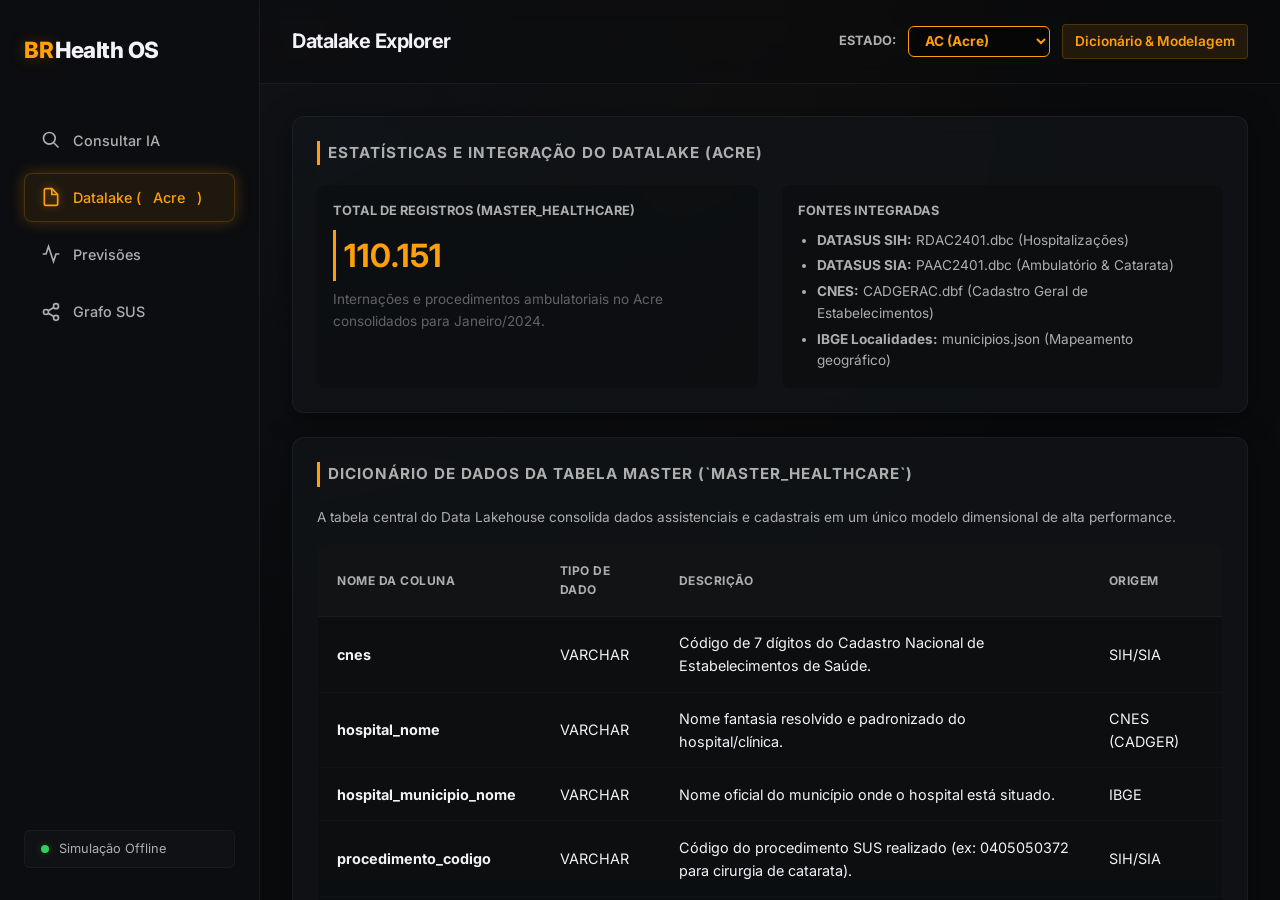
<file: docs/datalake.html>
<!DOCTYPE html>
<html lang="pt-BR">
<head>
    <meta charset="UTF-8">
    <meta name="viewport" content="width=device-width, initial-scale=1.0">
    <title>Datalake Explorer - Saúde BR | Bloomberg Terminal</title>
    <meta name="description" content="Esquemas e dicionário de dados do Data Lakehouse SUS.">
    <!-- Google Fonts -->
    <link href="https://fonts.googleapis.com/css2?family=Inter:wght@300;400;500;600;700;800&family=JetBrains+Mono:wght@400;500;700&display=swap" rel="stylesheet">
    <link rel="stylesheet" href="styles.css">
</head>
<body>
    <div class="terminal-container">
        <!-- Sidebar Navigation -->
        <aside class="sidebar" aria-label="Navegação Lateral">
            <div class="logo">
                <span class="logo-accent">BR</span>Health OS
            </div>
            <nav class="nav-menu">
                <a href="index.html" class="nav-item" id="nav-qa">
                    <svg viewBox="0 0 24 24" width="20" height="20" stroke="currentColor" stroke-width="2" fill="none" aria-hidden="true"><path d="M21 21l-6-6m2-5a7 7 0 11-14 0 7 7 0 0114 0z"></path></svg>
                    Consultar IA
                </a>
                <a href="datalake.html" class="nav-item active" id="nav-datalake" aria-current="page">
                    <svg viewBox="0 0 24 24" width="20" height="20" stroke="currentColor" stroke-width="2" fill="none" aria-hidden="true"><path d="M13 2H6a2 2 0 00-2 2v16a2 2 0 002 2h12a2 2 0 002-2V9z"></path><polyline points="13 2 13 9 20 9"></polyline></svg>
                    Datalake (<span class="state-name-text">Acre</span>)
                </a>
                <a href="previsoes.html" class="nav-item" id="nav-forecast">
                    <svg viewBox="0 0 24 24" width="20" height="20" stroke="currentColor" stroke-width="2" fill="none" aria-hidden="true"><polyline points="22 12 18 12 15 21 9 3 6 12 2 12"></polyline></svg>
                    Previsões
                </a>
                <a href="grafo.html" class="nav-item" id="nav-graph">
                    <svg viewBox="0 0 24 24" width="20" height="20" stroke="currentColor" stroke-width="2" fill="none" aria-hidden="true"><circle cx="18" cy="5" r="3"></circle><circle cx="6" cy="12" r="3"></circle><circle cx="18" cy="19" r="3"></circle><line x1="8.59" y1="13.51" x2="15.42" y2="17.49"></line><line x1="15.41" y1="6.51" x2="8.59" y2="10.49"></line></svg>
                    Grafo SUS
                </a>
            </nav>
            <div class="system-status">
                <div class="status-indicator online"></div>
                <span>Simulação Offline</span>
            </div>
        </aside>

        <!-- Main Content Area -->
        <main class="main-content" aria-label="Conteúdo Principal">
            <header class="header">
                <h1>Datalake Explorer</h1>
                <div style="display: flex; gap: 0.75rem; align-items: center;">
                    <label for="state-selector" style="font-size: 0.8rem; font-weight: 700; color: var(--text-secondary); text-transform: uppercase;">Estado:</label>
                    <select id="state-selector" class="form-select" style="padding: 0.35rem 0.75rem; font-size: 0.85rem; border-color: var(--accent-primary); background-color: rgba(0,0,0,0.4); color: var(--accent-primary); font-weight: 700;">
                        <option value="AC" selected>AC (Acre)</option>
                        <option value="SP">SP (São Paulo)</option>
                    </select>
                    <div class="user-profile">Dicionário & Modelagem</div>
                </div>
            </header>

            <div class="dashboard">
                <!-- Data Lakehouse Summary Card -->
                <section class="card" aria-label="Sumário do Datalake">
                    <h2>Estatísticas e Integração do Datalake (<span class="state-name-text">Acre</span>)</h2>
                    <div class="results-grid" style="grid-template-columns: 1fr 1fr; margin-top: 1rem;">
                        <div style="background: rgba(0,0,0,0.2); padding: 1rem; border-radius: 8px;">
                            <p style="color: var(--text-secondary); font-size: 0.8rem; font-weight: 700; text-transform: uppercase;">Total de Registros (master_healthcare)</p>
                            <h3 style="font-size: 2rem; color: var(--accent-primary); margin: 0.5rem 0;" id="total-records-text">110.151</h3>
                            <p style="color: var(--text-muted); font-size: 0.85rem;" id="records-description">Internações e procedimentos ambulatoriais no Acre consolidados para Janeiro/2024.</p>
                        </div>
                        <div style="background: rgba(0,0,0,0.2); padding: 1rem; border-radius: 8px;">
                            <p style="color: var(--text-secondary); font-size: 0.8rem; font-weight: 700; text-transform: uppercase;">Fontes Integradas</p>
                            <ul id="sources-list" style="color: var(--text-secondary); font-size: 0.85rem; margin-top: 0.5rem; padding-left: 1.2rem; display: flex; flex-direction: column; gap: 4px;">
                                <!-- Dynamic list -->
                            </ul>
                        </div>
                    </div>
                </section>

                <!-- Data Dictionary Table -->
                <section class="card" aria-label="Dicionário de Dados">
                    <h2>Dicionário de Dados da Tabela Master (`master_healthcare`)</h2>
                    <p style="color: var(--text-secondary); font-size: 0.85rem; margin-bottom: 1rem;">
                        A tabela central do Data Lakehouse consolida dados assistenciais e cadastrais em um único modelo dimensional de alta performance.
                    </p>
                    <div class="table-container">
                        <table>
                            <thead>
                                <tr>
                                    <th scope="col">Nome da Coluna</th>
                                    <th scope="col">Tipo de Dado</th>
                                    <th scope="col">Descrição</th>
                                    <th scope="col">Origem</th>
                                </tr>
                            </thead>
                            <tbody>
                                <tr>
                                    <td><strong>cnes</strong></td>
                                    <td>VARCHAR</td>
                                    <td>Código de 7 dígitos do Cadastro Nacional de Estabelecimentos de Saúde.</td>
                                    <td>SIH/SIA</td>
                                </tr>
                                <tr>
                                    <td><strong>hospital_nome</strong></td>
                                    <td>VARCHAR</td>
                                    <td>Nome fantasia resolvido e padronizado do hospital/clínica.</td>
                                    <td>CNES (CADGER)</td>
                                </tr>
                                <tr>
                                    <td><strong>hospital_municipio_nome</strong></td>
                                    <td>VARCHAR</td>
                                    <td>Nome oficial do município onde o hospital está situado.</td>
                                    <td>IBGE</td>
                                </tr>
                                <tr>
                                    <td><strong>procedimento_codigo</strong></td>
                                    <td>VARCHAR</td>
                                    <td>Código do procedimento SUS realizado (ex: 0405050372 para cirurgia de catarata).</td>
                                    <td>SIH/SIA</td>
                                </tr>
                                <tr>
                                    <td><strong>valor_total</strong></td>
                                    <td>DOUBLE</td>
                                    <td>Valor total pago pelo SUS para o atendimento/procedimento (em R$).</td>
                                    <td>SIH/SIA</td>
                                </tr>
                                <tr>
                                    <td><strong>dias_permanencia</strong></td>
                                    <td>INTEGER</td>
                                    <td>Tempo de internação do paciente em dias. Zero para ambulatoriais.</td>
                                    <td>SIH</td>
                                </tr>
                                <tr>
                                    <td><strong>paciente_idade</strong></td>
                                    <td>INTEGER</td>
                                    <td>Idade do paciente em anos.</td>
                                    <td>SIH/SIA</td>
                                </tr>
                                <tr>
                                    <td><strong>paciente_municipio_nome</strong></td>
                                    <td>VARCHAR</td>
                                    <td>Nome oficial do município onde o paciente reside.</td>
                                    <td>IBGE</td>
                                </tr>
                                <tr>
                                    <td><strong>paciente_uf</strong></td>
                                    <td>VARCHAR</td>
                                    <td>Sigla do estado de residência do paciente (ex: AC).</td>
                                    <td>IBGE</td>
                                </tr>
                            </tbody>
                        </table>
                    </div>
                </section>

                <!-- Database Schemas -->
                <section class="card" aria-label="Tabelas de Suporte">
                    <h2>Esquemas das Tabelas de Suporte (DuckDB Parquet Layers)</h2>
                    <div class="results-grid" style="grid-template-columns: 1fr 1fr; margin-top: 1rem;">
                        <div>
                            <h3 style="font-size: 0.85rem; color: var(--accent-secondary); margin-bottom: 0.5rem;">Tabela `clean_ibge`</h3>
                            <pre style="background: #050608; border: 1px solid var(--border-color); border-radius: 6px; padding: 1rem; font-family: 'JetBrains Mono', monospace; font-size: 0.8rem; color: var(--text-secondary);">
CREATE TABLE clean_ibge (
  municipio_id INTEGER PRIMARY KEY,
  nome VARCHAR,
  uf VARCHAR
);
                            </pre>
                        </div>
                        <div>
                            <h3 style="font-size: 0.85rem; color: var(--accent-secondary); margin-bottom: 0.5rem;">Tabela `clean_cnes`</h3>
                            <pre style="background: #050608; border: 1px solid var(--border-color); border-radius: 6px; padding: 1rem; font-family: 'JetBrains Mono', monospace; font-size: 0.8rem; color: var(--text-secondary);">
CREATE TABLE clean_cnes (
  cnes VARCHAR PRIMARY KEY,
  fantasia VARCHAR,
  raz_soci VARCHAR,
  codufmun VARCHAR
);
                            </pre>
                        </div>
                    </div>
                </section>
            </div>
        </main>
    </div>
    <script>
        document.addEventListener('DOMContentLoaded', () => {
            // Resolve selected state from URL or localStorage or default to AC
            const urlParams = new URLSearchParams(window.location.search);
            let selectedState = urlParams.get('state') || localStorage.getItem('selectedState') || 'AC';
            selectedState = selectedState.toUpperCase();
            if (selectedState !== 'AC' && selectedState !== 'SP') {
                selectedState = 'AC';
            }
            localStorage.setItem('selectedState', selectedState);

            // Update state dropdown
            const stateSelector = document.getElementById('state-selector');
            if (stateSelector) {
                stateSelector.value = selectedState;
                stateSelector.addEventListener('change', () => {
                    const newState = stateSelector.value;
                    localStorage.setItem('selectedState', newState);
                    window.location.href = window.location.pathname + '?state=' + newState;
                });
            }

            // Update state text elements
            const stateNameMap = { 'AC': 'Acre', 'SP': 'São Paulo' };
            const stateName = stateNameMap[selectedState];
            document.querySelectorAll('.state-name-text').forEach(el => {
                el.textContent = stateName;
            });

            // Update sidebar navigation links to carry the state parameter
            document.querySelectorAll('.sidebar .nav-menu a').forEach(link => {
                const href = link.getAttribute('href');
                if (href && href !== '#') {
                    const cleanHref = href.split('?')[0];
                    link.href = cleanHref + '?state=' + selectedState;
                }
            });

            // Update data stats and files dynamically
            const recordsText = document.getElementById('total-records-text');
            const recordsDesc = document.getElementById('records-description');
            const sourcesList = document.getElementById('sources-list');

            if (selectedState === 'SP') {
                recordsText.textContent = '348.409';
                recordsDesc.textContent = 'Internações e procedimentos ambulatoriais em São Paulo consolidados para Janeiro/2024.';
                sourcesList.innerHTML = `
                    <li><strong>DATASUS SIH:</strong> RDSP2401.dbc (Hospitalizações)</li>
                    <li><strong>DATASUS SIA:</strong> PASP2401a.dbc, PASP2401b.dbc, PASP2401c.dbc (Ambulatório & Catarata)</li>
                    <li><strong>CNES:</strong> CADGERSP.dbf (Cadastro Geral de Estabelecimentos)</li>
                    <li><strong>IBGE Localidades:</strong> municipios.json (Mapeamento geográfico)</li>
                `;
            } else {
                recordsText.textContent = '110.151';
                recordsDesc.textContent = 'Internações e procedimentos ambulatoriais no Acre consolidados para Janeiro/2024.';
                sourcesList.innerHTML = `
                    <li><strong>DATASUS SIH:</strong> RDAC2401.dbc (Hospitalizações)</li>
                    <li><strong>DATASUS SIA:</strong> PAAC2401.dbc (Ambulatório & Catarata)</li>
                    <li><strong>CNES:</strong> CADGERAC.dbf (Cadastro Geral de Estabelecimentos)</li>
                    <li><strong>IBGE Localidades:</strong> municipios.json (Mapeamento geográfico)</li>
                `;
            }
        });
    </script>
</body>
</html>
</file>
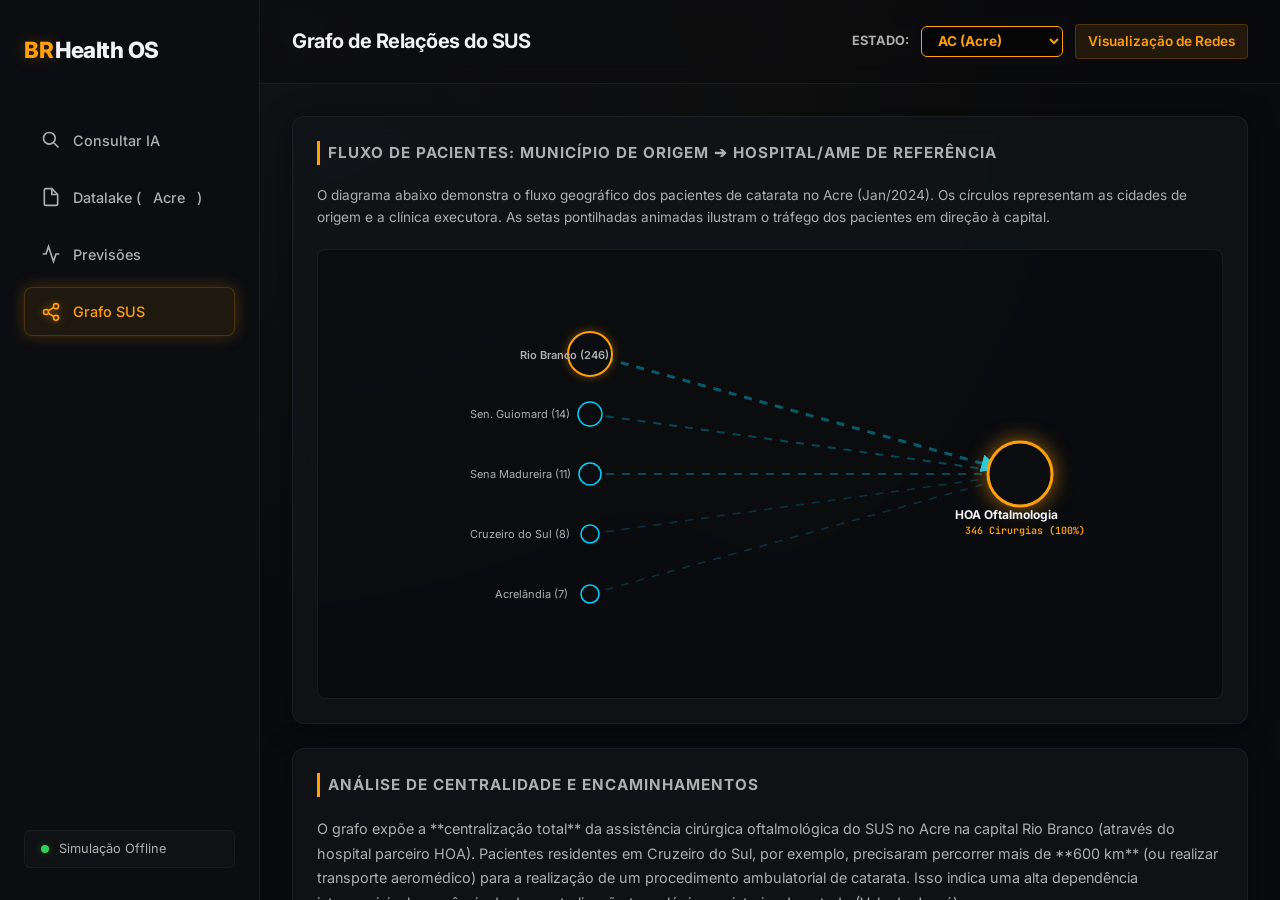
<file: docs/grafo.html>
<!DOCTYPE html>
<html lang="pt-BR">
<head>
    <meta charset="UTF-8">
    <meta name="viewport" content="width=device-width, initial-scale=1.0">
    <title>Grafo SUS - Saúde BR | Bloomberg Terminal</title>
    <meta name="description" content="Grafo de fluxos e tráfego de pacientes assistidos no SUS.">
    <!-- Google Fonts -->
    <link href="https://fonts.googleapis.com/css2?family=Inter:wght@300;400;500;600;700;800&family=JetBrains+Mono:wght@400;500;700&display=swap" rel="stylesheet">
    <link rel="stylesheet" href="styles.css">
    <style>
        .graph-wrapper {
            background-color: rgba(0, 0, 0, 0.3);
            border: 1px solid var(--border-color);
            border-radius: 8px;
            padding: 1.5rem;
            display: flex;
            justify-content: center;
            align-items: center;
            overflow-x: auto;
        }
        
        .svg-container {
            width: 800px;
            height: 400px;
        }

        /* Node Hover Effects */
        .node {
            transition: var(--transition-smooth);
            cursor: pointer;
        }

        .node:hover circle {
            stroke: #fff;
            stroke-width: 2px;
            filter: drop-shadow(0 0 8px rgba(255, 255, 255, 0.6));
        }

        .node:hover text {
            fill: #fff;
            font-weight: 700;
        }

        /* Animated Arrow flows */
        .flow-line {
            stroke-dasharray: 8, 8;
            animation: flowAnimation 25s linear infinite;
        }

        @keyframes flowAnimation {
            from {
                stroke-dashoffset: 500;
            }
            to {
                stroke-dashoffset: 0;
            }
        }
    </style>
</head>
<body>
    <div class="terminal-container">
        <!-- Sidebar Navigation -->
        <aside class="sidebar" aria-label="Navegação Lateral">
            <div class="logo">
                <span class="logo-accent">BR</span>Health OS
            </div>
            <nav class="nav-menu">
                <a href="index.html" class="nav-item" id="nav-qa">
                    <svg viewBox="0 0 24 24" width="20" height="20" stroke="currentColor" stroke-width="2" fill="none" aria-hidden="true"><path d="M21 21l-6-6m2-5a7 7 0 11-14 0 7 7 0 0114 0z"></path></svg>
                    Consultar IA
                </a>
                <a href="datalake.html" class="nav-item" id="nav-datalake">
                    <svg viewBox="0 0 24 24" width="20" height="20" stroke="currentColor" stroke-width="2" fill="none" aria-hidden="true"><path d="M13 2H6a2 2 0 00-2 2v16a2 2 0 002 2h12a2 2 0 002-2V9z"></path><polyline points="13 2 13 9 20 9"></polyline></svg>
                    Datalake (<span class="state-name-text">Acre</span>)
                </a>
                <a href="previsoes.html" class="nav-item" id="nav-forecast">
                    <svg viewBox="0 0 24 24" width="20" height="20" stroke="currentColor" stroke-width="2" fill="none" aria-hidden="true"><polyline points="22 12 18 12 15 21 9 3 6 12 2 12"></polyline></svg>
                    Previsões
                </a>
                <a href="grafo.html" class="nav-item active" id="nav-graph" aria-current="page">
                    <svg viewBox="0 0 24 24" width="20" height="20" stroke="currentColor" stroke-width="2" fill="none" aria-hidden="true"><circle cx="18" cy="5" r="3"></circle><circle cx="6" cy="12" r="3"></circle><circle cx="18" cy="19" r="3"></circle><line x1="8.59" y1="13.51" x2="15.42" y2="17.49"></line><line x1="15.41" y1="6.51" x2="8.59" y2="10.49"></line></svg>
                    Grafo SUS
                </a>
            </nav>
            <div class="system-status">
                <div class="status-indicator online"></div>
                <span>Simulação Offline</span>
            </div>
        </aside>

        <!-- Main Content Area -->
        <main class="main-content" aria-label="Conteúdo Principal">
            <header class="header">
                <h1>Grafo de Relações do SUS</h1>
                <div style="display: flex; gap: 0.75rem; align-items: center;">
                    <label for="state-selector" style="font-size: 0.8rem; font-weight: 700; color: var(--text-secondary); text-transform: uppercase;">Estado:</label>
                    <select id="state-selector" class="form-select" style="padding: 0.35rem 0.75rem; font-size: 0.85rem; border-color: var(--accent-primary); background-color: rgba(0,0,0,0.4); color: var(--accent-primary); font-weight: 700;">
                        <option value="AC" selected>AC (Acre)</option>
                        <option value="SP">SP (São Paulo)</option>
                    </select>
                    <div class="user-profile">Visualização de Redes</div>
                </div>
            </header>

            <div class="dashboard">
                <!-- Network Visualizer Card -->
                <section class="card" aria-label="Visualizador de Rede">
                    <h2>Fluxo de Pacientes: Município de Origem ➔ Hospital/AME de Referência</h2>
                    <p style="color: var(--text-secondary); font-size: 0.85rem; margin-bottom: 1.25rem;" id="graph-description">
                        <!-- Dynamic Description -->
                    </p>
                    
                    <div class="graph-wrapper" id="graph-wrapper">
                        <!-- SVG Network Diagram Rendered dynamically -->
                    </div>
                </section>

                <!-- Insights Section -->
                <section class="card" aria-label="Análise de Dependência">
                    <h2>Análise de Centralidade e Encaminhamentos</h2>
                    <p style="color: var(--text-secondary); font-size: 0.9rem; line-height: 1.7;" id="graph-insights">
                        <!-- Dynamic Insights -->
                    </p>
                </section>
            </div>
        </main>
    </div>
    <script>
        document.addEventListener('DOMContentLoaded', () => {
            // Resolve selected state from URL or localStorage or default to AC
            const urlParams = new URLSearchParams(window.location.search);
            let selectedState = urlParams.get('state') || localStorage.getItem('selectedState') || 'AC';
            selectedState = selectedState.toUpperCase();
            if (selectedState !== 'AC' && selectedState !== 'SP') {
                selectedState = 'AC';
            }
            localStorage.setItem('selectedState', selectedState);

            // Update state dropdown
            const stateSelector = document.getElementById('state-selector');
            if (stateSelector) {
                stateSelector.value = selectedState;
                stateSelector.addEventListener('change', () => {
                    const newState = stateSelector.value;
                    localStorage.setItem('selectedState', newState);
                    window.location.href = window.location.pathname + '?state=' + newState;
                });
            }

            // Update state text elements
            const stateNameMap = { 'AC': 'Acre', 'SP': 'São Paulo' };
            const stateName = stateNameMap[selectedState];
            document.querySelectorAll('.state-name-text').forEach(el => {
                el.textContent = stateName;
            });

            // Update sidebar navigation links to carry the state parameter
            document.querySelectorAll('.sidebar .nav-menu a').forEach(link => {
                const href = link.getAttribute('href');
                if (href && href !== '#') {
                    const cleanHref = href.split('?')[0];
                    link.href = cleanHref + '?state=' + selectedState;
                }
            });

            // Dynamic Graph render
            const graphDesc = document.getElementById('graph-description');
            const graphWrapper = document.getElementById('graph-wrapper');
            const graphInsights = document.getElementById('graph-insights');

            if (selectedState === 'SP') {
                graphDesc.innerHTML = `O diagrama abaixo demonstra o fluxo geográfico dos pacientes de catarata em São Paulo (Jan/2024). Os círculos representam as cidades de residência dos pacientes e o nodo principal representa o AME Campinas, principal executor do SUS. As setas pontilhadas animadas ilustram a atração de fluxos regionais.`;
                
                graphInsights.innerHTML = `O grafo expõe a dinâmica de **polos regionais de atração** na assistência cirúrgica oftalmológica do SUS em São Paulo (Jan/2024). O AME Campinas destaca-se como principal centro executor na macrorregião, atraindo 1.160 cirurgias. Pacientes de municípios do interior como São José dos Campos (974) e São José do Rio Preto (579) também registram volumes expressivos encaminhados para centros regionais específicos. Isso difere da centralização total em um único estabelecimento parceiro na capital, como observado em estados de menor porte.`;

                graphWrapper.innerHTML = `
                    <svg class="svg-container" viewBox="0 0 800 400" xmlns="http://www.w3.org/2000/svg">
                        <defs>
                            <marker id="arrow" viewBox="0 0 10 10" refX="22" refY="5" markerWidth="6" markerHeight="6" orient="auto-start-reverse">
                                <path d="M 0 0 L 10 5 L 0 10 z" fill="#00d2ff" />
                            </marker>
                        </defs>
                        <line x1="50" y1="0" x2="50" y2="400" stroke="rgba(255,255,255,0.01)" stroke-width="1" />
                        <line x1="750" y1="0" x2="750" y2="400" stroke="rgba(255,255,255,0.01)" stroke-width="1" />
                        
                        <path d="M 220 80 Q 435 140 650 200" fill="none" stroke="rgba(0, 210, 255, 0.4)" stroke-width="3" class="flow-line" marker-end="url(#arrow)" />
                        <path d="M 220 140 Q 435 170 650 200" fill="none" stroke="rgba(0, 210, 255, 0.3)" stroke-width="2" class="flow-line" marker-end="url(#arrow)" />
                        <path d="M 220 200 L 650 200" fill="none" stroke="rgba(0, 210, 255, 0.3)" stroke-width="2" class="flow-line" marker-end="url(#arrow)" />
                        <path d="M 220 260 Q 435 230 650 200" fill="none" stroke="rgba(0, 210, 255, 0.2)" stroke-width="1.5" class="flow-line" marker-end="url(#arrow)" />
                        <path d="M 220 320 Q 435 260 650 200" fill="none" stroke="rgba(0, 210, 255, 0.2)" stroke-width="1.5" class="flow-line" marker-end="url(#arrow)" />

                        <g class="node" transform="translate(220, 80)">
                            <circle r="22" fill="#0c0d10" stroke="#ff9f0a" stroke-width="2" filter="drop-shadow(0 0 5px rgba(255,159,10,0.4))" />
                            <text x="-95" y="5" fill="#aeaeae" font-size="11" font-family="Inter" font-weight="600">São Paulo (2.700)</text>
                        </g>
                        <g class="node" transform="translate(220, 140)">
                            <circle r="14" fill="#0c0d10" stroke="#00d2ff" stroke-width="1.5" />
                            <text x="-140" y="4" fill="#aeaeae" font-size="11" font-family="Inter">S. J. dos Campos (974)</text>
                        </g>
                        <g class="node" transform="translate(220, 200)">
                            <circle r="12" fill="#0c0d10" stroke="#00d2ff" stroke-width="1.5" />
                            <text x="-145" y="4" fill="#aeaeae" font-size="11" font-family="Inter">S. J. do Rio Preto (579)</text>
                        </g>
                        <g class="node" transform="translate(220, 260)">
                            <circle r="11" fill="#0c0d10" stroke="#00d2ff" stroke-width="1.5" />
                            <text x="-95" y="4" fill="#aeaeae" font-size="11" font-family="Inter">Campinas (483)</text>
                        </g>
                        <g class="node" transform="translate(220, 320)">
                            <circle r="10" fill="#0c0d10" stroke="#00d2ff" stroke-width="1.5" />
                            <text x="-85" y="4" fill="#aeaeae" font-size="11" font-family="Inter">Jundiaí (301)</text>
                        </g>

                        <g class="node" transform="translate(650, 200)">
                            <circle r="32" fill="#0c0d10" stroke="#ff9f0a" stroke-width="3" filter="drop-shadow(0 0 10px rgba(255,159,10,0.6))" />
                            <text x="-70" y="45" fill="#f2f2f7" font-size="12" font-family="Inter" font-weight="700">AME Campinas</text>
                            <text x="-65" y="60" fill="#ff9f0a" font-size="10" font-family="JetBrains Mono" font-weight="600">1.160 Cirurgias (7.8%)</text>
                        </g>
                    </svg>
                `;
            } else {
                graphDesc.innerHTML = `O diagrama abaixo demonstra o fluxo geográfico dos pacientes de catarata no Acre (Jan/2024). Os círculos representam as cidades de origem e a clínica executora. As setas pontilhadas animadas ilustram o tráfego dos pacientes em direção à capital.`;
                
                graphInsights.innerHTML = `O grafo expõe a **centralização total** da assistência cirúrgica oftalmológica do SUS no Acre na capital Rio Branco (através do hospital parceiro HOA). Pacientes residentes em Cruzeiro do Sul, por exemplo, precisaram percorrer mais de **600 km** (ou realizar transporte aeromédico) para a realização de um procedimento ambulatorial de catarata. Isso indica uma alta dependência intermunicipal e ausência de descentralização tecnológica no interior do estado (Vale do Juruá).`;

                graphWrapper.innerHTML = `
                    <svg class="svg-container" viewBox="0 0 800 400" xmlns="http://www.w3.org/2000/svg">
                        <defs>
                            <marker id="arrow" viewBox="0 0 10 10" refX="22" refY="5" markerWidth="6" markerHeight="6" orient="auto-start-reverse">
                                <path d="M 0 0 L 10 5 L 0 10 z" fill="#00d2ff" />
                            </marker>
                        </defs>
                        <line x1="50" y1="0" x2="50" y2="400" stroke="rgba(255,255,255,0.01)" stroke-width="1" />
                        <line x1="750" y1="0" x2="750" y2="400" stroke="rgba(255,255,255,0.01)" stroke-width="1" />
                        
                        <path d="M 220 80 Q 435 140 650 200" fill="none" stroke="rgba(0, 210, 255, 0.4)" stroke-width="3" class="flow-line" marker-end="url(#arrow)" />
                        <path d="M 220 140 Q 435 170 650 200" fill="none" stroke="rgba(0, 210, 255, 0.3)" stroke-width="2" class="flow-line" marker-end="url(#arrow)" />
                        <path d="M 220 200 L 650 200" fill="none" stroke="rgba(0, 210, 255, 0.3)" stroke-width="2" class="flow-line" marker-end="url(#arrow)" />
                        <path d="M 220 260 Q 435 230 650 200" fill="none" stroke="rgba(0, 210, 255, 0.2)" stroke-width="1.5" class="flow-line" marker-end="url(#arrow)" />
                        <path d="M 220 320 Q 435 260 650 200" fill="none" stroke="rgba(0, 210, 255, 0.2)" stroke-width="1.5" class="flow-line" marker-end="url(#arrow)" />

                        <g class="node" transform="translate(220, 80)">
                            <circle r="22" fill="#0c0d10" stroke="#ff9f0a" stroke-width="2" filter="drop-shadow(0 0 5px rgba(255,159,10,0.4))" />
                            <text x="-70" y="5" fill="#aeaeae" font-size="11" font-family="Inter" font-weight="600">Rio Branco (246)</text>
                        </g>
                        <g class="node" transform="translate(220, 140)">
                            <circle r="12" fill="#0c0d10" stroke="#00d2ff" stroke-width="1.5" />
                            <text x="-120" y="4" fill="#aeaeae" font-size="11" font-family="Inter">Sen. Guiomard (14)</text>
                        </g>
                        <g class="node" transform="translate(220, 200)">
                            <circle r="11" fill="#0c0d10" stroke="#00d2ff" stroke-width="1.5" />
                            <text x="-120" y="4" fill="#aeaeae" font-size="11" font-family="Inter">Sena Madureira (11)</text>
                        </g>
                        <g class="node" transform="translate(220, 260)">
                            <circle r="9" fill="#0c0d10" stroke="#00d2ff" stroke-width="1.5" />
                            <text x="-120" y="4" fill="#aeaeae" font-size="11" font-family="Inter">Cruzeiro do Sul (8)</text>
                        </g>
                        <g class="node" transform="translate(220, 320)">
                            <circle r="9" fill="#0c0d10" stroke="#00d2ff" stroke-width="1.5" />
                            <text x="-95" y="4" fill="#aeaeae" font-size="11" font-family="Inter">Acrelândia (7)</text>
                        </g>

                        <g class="node" transform="translate(650, 200)">
                            <circle r="32" fill="#0c0d10" stroke="#ff9f0a" stroke-width="3" filter="drop-shadow(0 0 10px rgba(255,159,10,0.6))" />
                            <text x="-65" y="45" fill="#f2f2f7" font-size="12" font-family="Inter" font-weight="700">HOA Oftalmologia</text>
                            <text x="-55" y="60" fill="#ff9f0a" font-size="10" font-family="JetBrains Mono" font-weight="600">346 Cirurgias (100%)</text>
                        </g>
                    </svg>
                `;
            }
        });
    </script>
</body>
</html>
</file>
<file: docs/styles.css>
/* Design System Tokens */
:root {
    --bg-base: #0a0b0d;
    --bg-surface: rgba(18, 20, 24, 0.75);
    --bg-card: rgba(26, 29, 36, 0.6);
    --border-color: rgba(43, 49, 61, 0.4);
    
    /* Bloomberg Terminal Colors */
    --accent-primary: #ff9f0a; /* Bloomberg Amber */
    --accent-secondary: #00d2ff; /* Cyber Cyan */
    --accent-success: #30d158; /* Terminal Green */
    --accent-danger: #ff453a; /* Coral Red */
    
    /* Text Colors */
    --text-primary: #f2f2f7;
    --text-secondary: #aeaeae;
    --text-muted: #636366;
    
    /* Shadows & Glows */
    --glow-amber: 0 0 15px rgba(255, 159, 10, 0.25);
    --glow-cyan: 0 0 15px rgba(0, 210, 255, 0.25);
    --glow-green: 0 0 10px rgba(48, 209, 88, 0.3);
    
    --transition-smooth: all 0.3s cubic-bezier(0.4, 0, 0.2, 1);
}

/* Base Reset & Styling */
* {
    margin: 0;
    padding: 0;
    box-sizing: border-box;
}

body {
    font-family: 'Inter', -apple-system, BlinkMacSystemFont, "Segoe UI", Roboto, sans-serif;
    background-color: var(--bg-base);
    color: var(--text-primary);
    line-height: 1.6;
    overflow-x: hidden;
    height: 100vh;
}

/* Terminal Container (Grid Layout) */
.terminal-container {
    display: grid;
    grid-template-columns: 260px 1fr;
    height: 100vh;
    overflow: hidden;
}

/* Sidebar Styling */
.sidebar {
    background-color: #0c0d10;
    border-right: 1px solid var(--border-color);
    padding: 2rem 1.5rem;
    display: flex;
    flex-direction: column;
    justify-content: space-between;
    height: 100%;
}

.logo {
    font-size: 1.4rem;
    font-weight: 800;
    color: var(--text-primary);
    letter-spacing: -0.5px;
    margin-bottom: 3rem;
}

.logo-accent {
    color: var(--accent-primary);
    text-shadow: var(--glow-amber);
    margin-right: 2px;
}

.nav-menu {
    display: flex;
    flex-direction: column;
    gap: 0.5rem;
    flex-grow: 1;
}

.nav-item {
    display: flex;
    align-items: center;
    gap: 0.75rem;
    padding: 0.75rem 1rem;
    color: var(--text-secondary);
    text-decoration: none;
    border-radius: 8px;
    font-weight: 500;
    font-size: 0.9rem;
    transition: var(--transition-smooth);
    border: 1px solid transparent;
}

.nav-item svg {
    transition: var(--transition-smooth);
}

.nav-item:hover {
    color: var(--text-primary);
    background-color: rgba(255, 255, 255, 0.03);
    border-color: rgba(255, 255, 255, 0.05);
}

.nav-item.active {
    color: var(--accent-primary);
    background-color: rgba(255, 159, 10, 0.08);
    border-color: rgba(255, 159, 10, 0.2);
    box-shadow: var(--glow-amber);
}

.nav-item.active svg {
    color: var(--accent-primary);
    filter: drop-shadow(0 0 4px rgba(255, 159, 10, 0.5));
}

/* System Status Indicator */
.system-status {
    display: flex;
    align-items: center;
    gap: 0.6rem;
    font-size: 0.8rem;
    color: var(--text-secondary);
    padding: 0.5rem 1rem;
    background-color: rgba(255, 255, 255, 0.02);
    border-radius: 6px;
    border: 1px solid rgba(255, 255, 255, 0.04);
}

.status-indicator {
    width: 8px;
    height: 8px;
    border-radius: 50%;
}

.status-indicator.online {
    background-color: var(--accent-success);
    box-shadow: var(--glow-green);
    animation: pulse 2s infinite;
}

.status-indicator.online.amber {
    background-color: var(--accent-primary);
    box-shadow: var(--glow-amber);
}

@keyframes pulse {
    0% { transform: scale(1); opacity: 1; }
    50% { transform: scale(1.2); opacity: 0.7; }
    100% { transform: scale(1); opacity: 1; }
}

/* Main Content Styling */
.main-content {
    display: flex;
    flex-direction: column;
    height: 100%;
    overflow-y: auto;
    background-image: 
        radial-gradient(at 0% 0%, rgba(26, 29, 36, 0.4) 0px, transparent 50%),
        radial-gradient(at 50% 0%, rgba(255, 159, 10, 0.02) 0px, transparent 50%);
}

.header {
    padding: 1.5rem 2rem;
    border-bottom: 1px solid var(--border-color);
    display: flex;
    justify-content: space-between;
    align-items: center;
    background-color: rgba(10, 11, 13, 0.5);
    backdrop-filter: blur(10px);
    position: sticky;
    top: 0;
    z-index: 10;
}

.header h1 {
    font-size: 1.25rem;
    font-weight: 700;
    letter-spacing: -0.5px;
}

.user-profile {
    font-size: 0.85rem;
    color: var(--accent-primary);
    background-color: rgba(255, 159, 10, 0.1);
    border: 1px solid rgba(255, 159, 10, 0.2);
    padding: 0.35rem 0.75rem;
    border-radius: 4px;
    font-weight: 600;
}

/* Dashboard Layout & Cards */
.dashboard {
    padding: 2rem;
    display: flex;
    flex-direction: column;
    gap: 1.5rem;
    max-width: 1400px;
    width: 100%;
    margin: 0 auto;
}

.card {
    background: var(--bg-surface);
    border: 1px solid var(--border-color);
    border-radius: 12px;
    padding: 1.5rem;
    backdrop-filter: blur(10px);
    box-shadow: 0 4px 30px rgba(0, 0, 0, 0.4);
    transition: var(--transition-smooth);
}

.card h2, .card h3 {
    font-size: 0.95rem;
    text-transform: uppercase;
    letter-spacing: 1px;
    margin-bottom: 1.25rem;
    color: var(--text-secondary);
    font-weight: 700;
    border-left: 3px solid var(--accent-primary);
    padding-left: 0.5rem;
}

/* Settings Panel */
.settings-panel {
    border-color: rgba(0, 210, 255, 0.2);
}

.settings-panel h2 {
    border-left-color: var(--accent-secondary);
}

.settings-panel.collapsed {
    display: none;
}

.settings-grid {
    display: grid;
    grid-template-columns: repeat(auto-fit, minmax(300px, 1fr));
    gap: 1rem;
}

.setting-item {
    display: flex;
    flex-direction: column;
    gap: 0.5rem;
}

.setting-item label {
    font-size: 0.8rem;
    font-weight: 600;
    color: var(--text-secondary);
}

.form-select, .form-input {
    background-color: rgba(0, 0, 0, 0.3);
    border: 1px solid var(--border-color);
    border-radius: 6px;
    color: var(--text-primary);
    padding: 0.6rem 0.8rem;
    font-family: inherit;
    font-size: 0.9rem;
    outline: none;
    transition: var(--transition-smooth);
}

.form-select:focus, .form-input:focus {
    border-color: var(--accent-secondary);
    box-shadow: var(--glow-cyan);
}

/* Query Section & Form */
.query-form {
    margin-bottom: 1.5rem;
}

.input-group {
    display: flex;
    gap: 0.75rem;
}

.input-group input {
    flex-grow: 1;
    background-color: rgba(0, 0, 0, 0.4);
    border: 1px solid var(--border-color);
    border-radius: 8px;
    color: var(--text-primary);
    padding: 0.85rem 1.2rem;
    font-size: 1rem;
    outline: none;
    transition: var(--transition-smooth);
}

.input-group input:focus {
    border-color: var(--accent-primary);
    box-shadow: var(--glow-amber);
    background-color: rgba(0, 0, 0, 0.6);
}

.input-group button {
    background-color: var(--accent-primary);
    color: #000;
    border: none;
    border-radius: 8px;
    padding: 0 1.5rem;
    font-weight: 700;
    font-size: 0.95rem;
    cursor: pointer;
    display: flex;
    align-items: center;
    gap: 0.5rem;
    transition: var(--transition-smooth);
}

.input-group button:hover {
    background-color: #ffb03a;
    transform: translateY(-1px);
    box-shadow: var(--glow-amber);
}

.input-group button:active {
    transform: translateY(0);
}

/* Suggested Queries */
.suggested-queries {
    display: flex;
    flex-direction: column;
    gap: 0.5rem;
}

.suggested-title {
    font-size: 0.75rem;
    text-transform: uppercase;
    font-weight: 700;
    color: var(--text-muted);
}

.suggested-buttons {
    display: flex;
    flex-wrap: wrap;
    gap: 0.5rem;
}

.suggest-btn {
    background-color: rgba(255, 255, 255, 0.03);
    border: 1px solid rgba(255, 255, 255, 0.06);
    color: var(--text-secondary);
    padding: 0.4rem 0.8rem;
    font-size: 0.8rem;
    border-radius: 100px;
    cursor: pointer;
    transition: var(--transition-smooth);
}

.suggest-btn:hover {
    background-color: rgba(255, 159, 10, 0.1);
    border-color: rgba(255, 159, 10, 0.3);
    color: var(--accent-primary);
}

/* Results Grid & narrative/sql boxes */
.results-grid {
    display: grid;
    grid-template-columns: 1.2fr 0.8fr;
    gap: 1.5rem;
}

@media (max-width: 1024px) {
    .results-grid {
        grid-template-columns: 1fr;
    }
}

.content-box {
    background-color: rgba(0, 0, 0, 0.3);
    border: 1px solid rgba(255, 255, 255, 0.03);
    border-radius: 8px;
    padding: 1.2rem;
    height: 200px;
    overflow-y: auto;
    font-size: 0.95rem;
    font-family: inherit;
    border-left: 3px solid transparent;
}

.narrative-content {
    border-left-color: var(--accent-primary);
    white-space: pre-line;
}

.code-content {
    font-family: 'JetBrains Mono', monospace;
    font-size: 0.85rem;
    color: var(--accent-secondary);
    border-left-color: var(--accent-secondary);
    white-space: pre-wrap;
    background-color: #050608;
}

/* Charts */
.chart-card {
    border-color: rgba(0, 210, 255, 0.15);
}

.chart-card h3 {
    border-left-color: var(--accent-secondary);
}

.chart-container {
    position: relative;
    width: 100%;
    height: 320px;
}

/* Tables styling */
.table-container {
    overflow-x: auto;
    background-color: rgba(0, 0, 0, 0.2);
    border-radius: 8px;
    border: 1px solid rgba(255, 255, 255, 0.02);
}

table {
    width: 100%;
    border-collapse: collapse;
    font-size: 0.9rem;
    text-align: left;
}

th {
    background-color: rgba(255, 255, 255, 0.02);
    color: var(--text-secondary);
    font-weight: 700;
    text-transform: uppercase;
    font-size: 0.75rem;
    letter-spacing: 0.5px;
    padding: 1rem 1.2rem;
    border-bottom: 1px solid var(--border-color);
}

td {
    padding: 0.9rem 1.2rem;
    border-bottom: 1px solid rgba(255, 255, 255, 0.02);
    color: var(--text-primary);
}

tr:hover td {
    background-color: rgba(255, 255, 255, 0.01);
}

.empty-state {
    text-align: center;
    color: var(--text-muted);
    padding: 2.5rem;
    font-style: italic;
}

.hidden {
    display: none !important;
}

/* Loading Spinners */
.loading {
    display: inline-block;
    width: 18px;
    height: 18px;
    border: 2px solid rgba(0,0,0,0.3);
    border-radius: 50%;
    border-top-color: #000;
    animation: spin 1s ease-in-out infinite;
}

@keyframes spin {
    to { transform: rotate(360deg); }
}

/* Custom Scrollbars */
::-webkit-scrollbar {
    width: 8px;
    height: 8px;
}

::-webkit-scrollbar-track {
    background: rgba(0, 0, 0, 0.1);
}

::-webkit-scrollbar-thumb {
    background: rgba(255, 255, 255, 0.08);
    border-radius: 4px;
}

::-webkit-scrollbar-thumb:hover {
    background: rgba(255, 255, 255, 0.15);
}

/* Utility Animations */
@keyframes fadeIn {
    from { opacity: 0; transform: translateY(4px); }
    to { opacity: 1; transform: translateY(0); }
}

.animate-fade {
    animation: fadeIn 0.3s cubic-bezier(0.4, 0, 0.2, 1) forwards;
}
</file>
